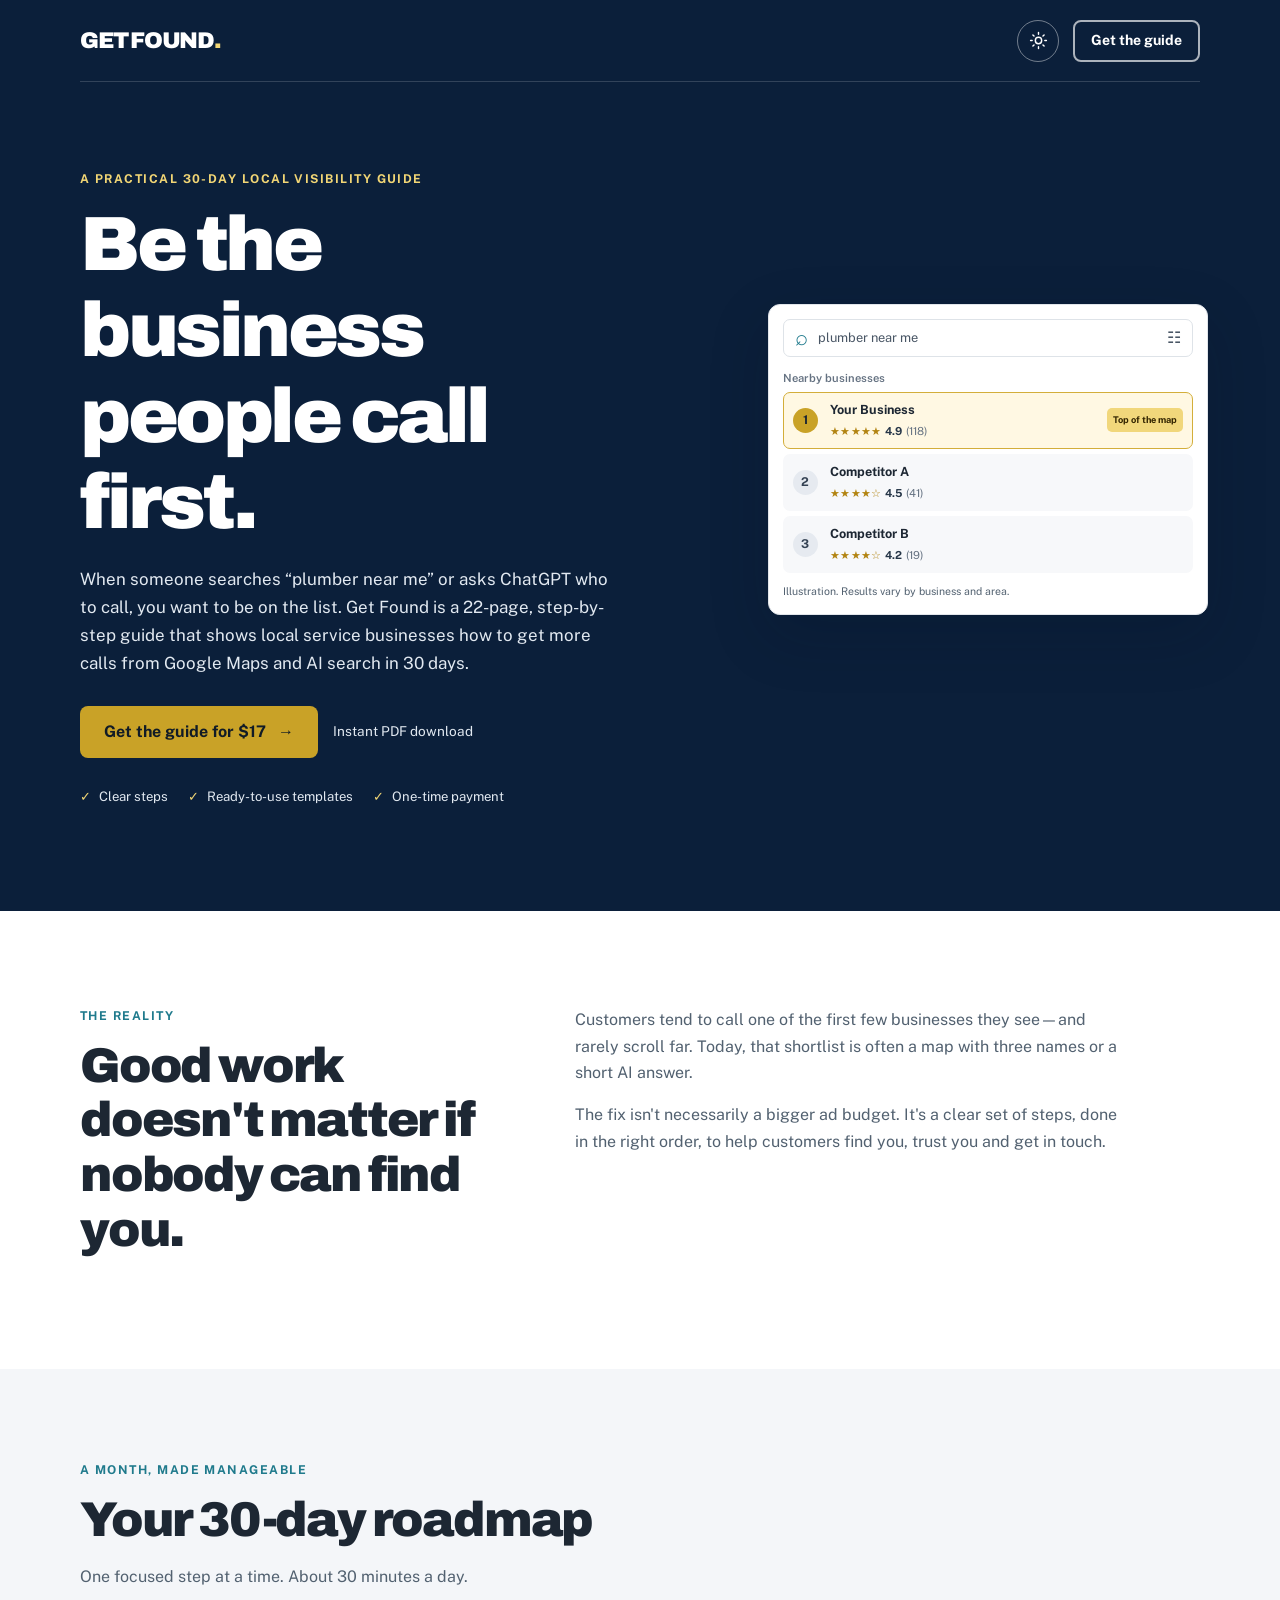
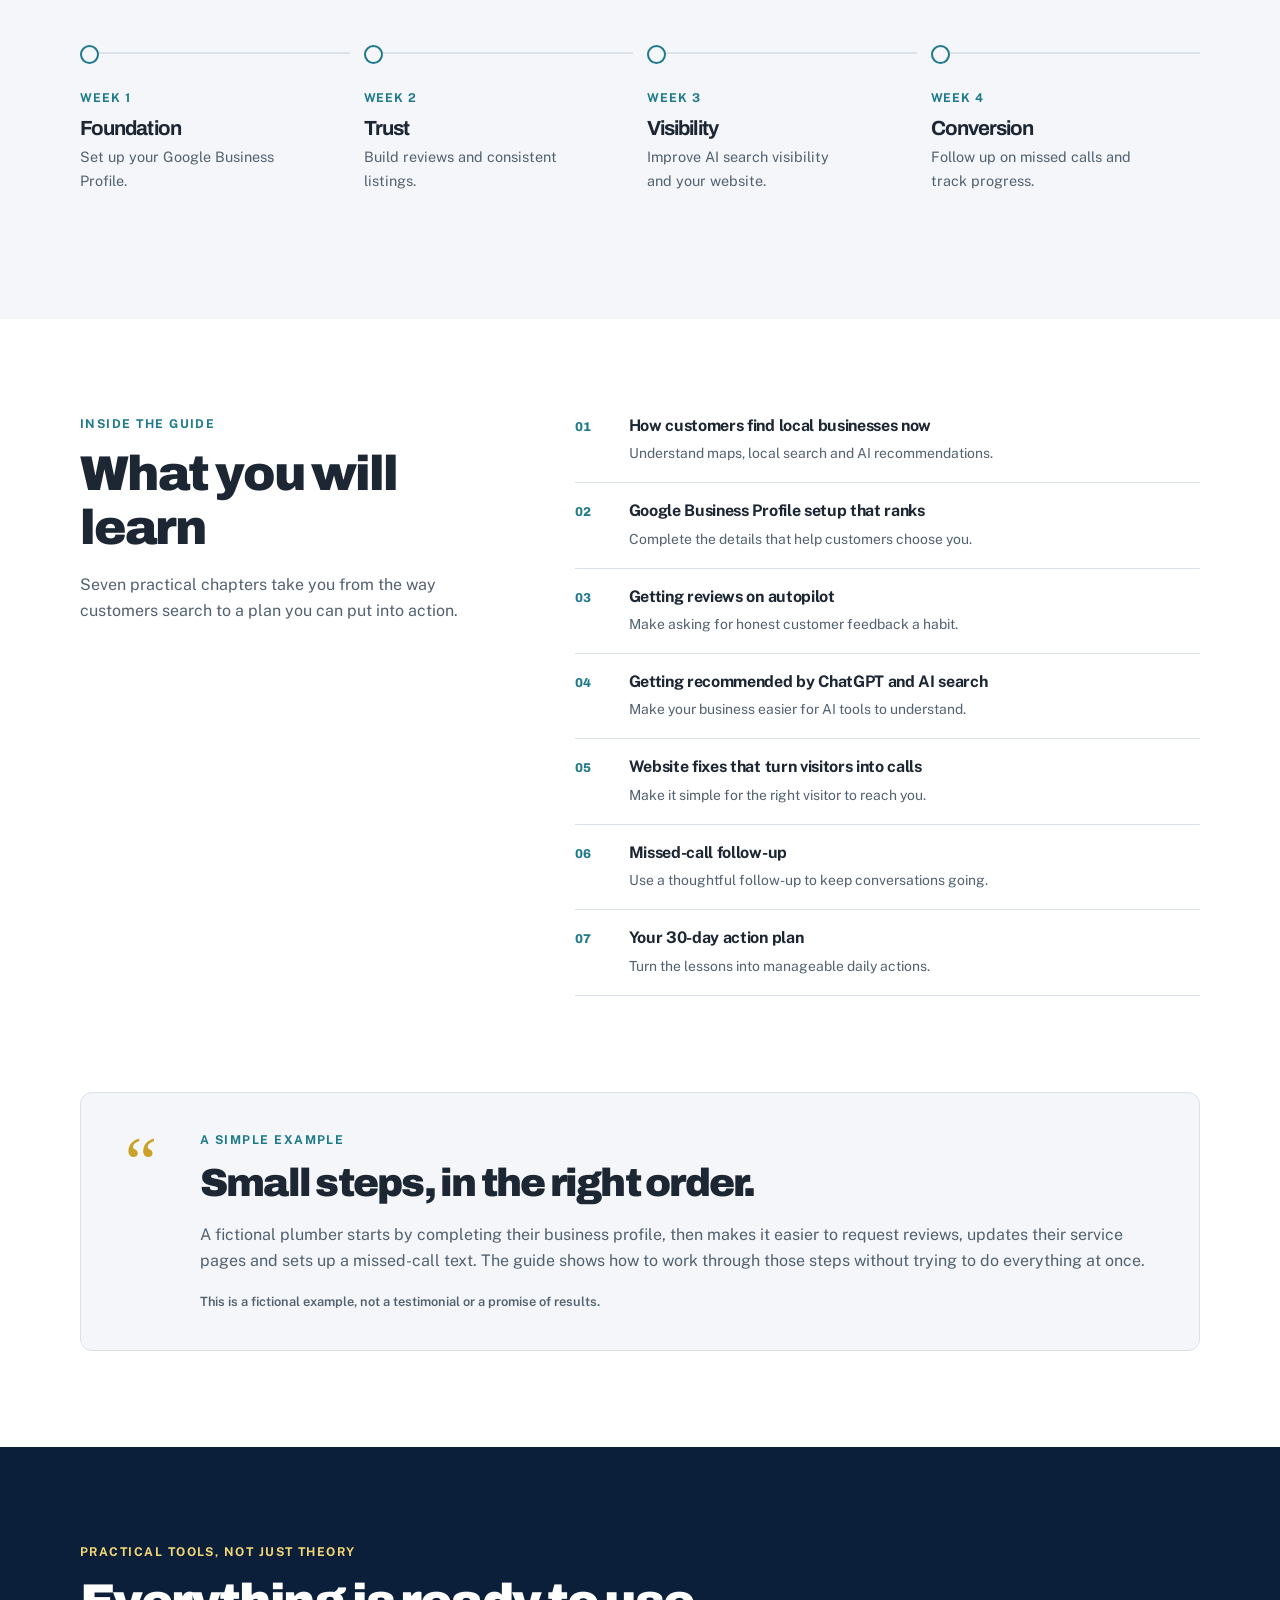
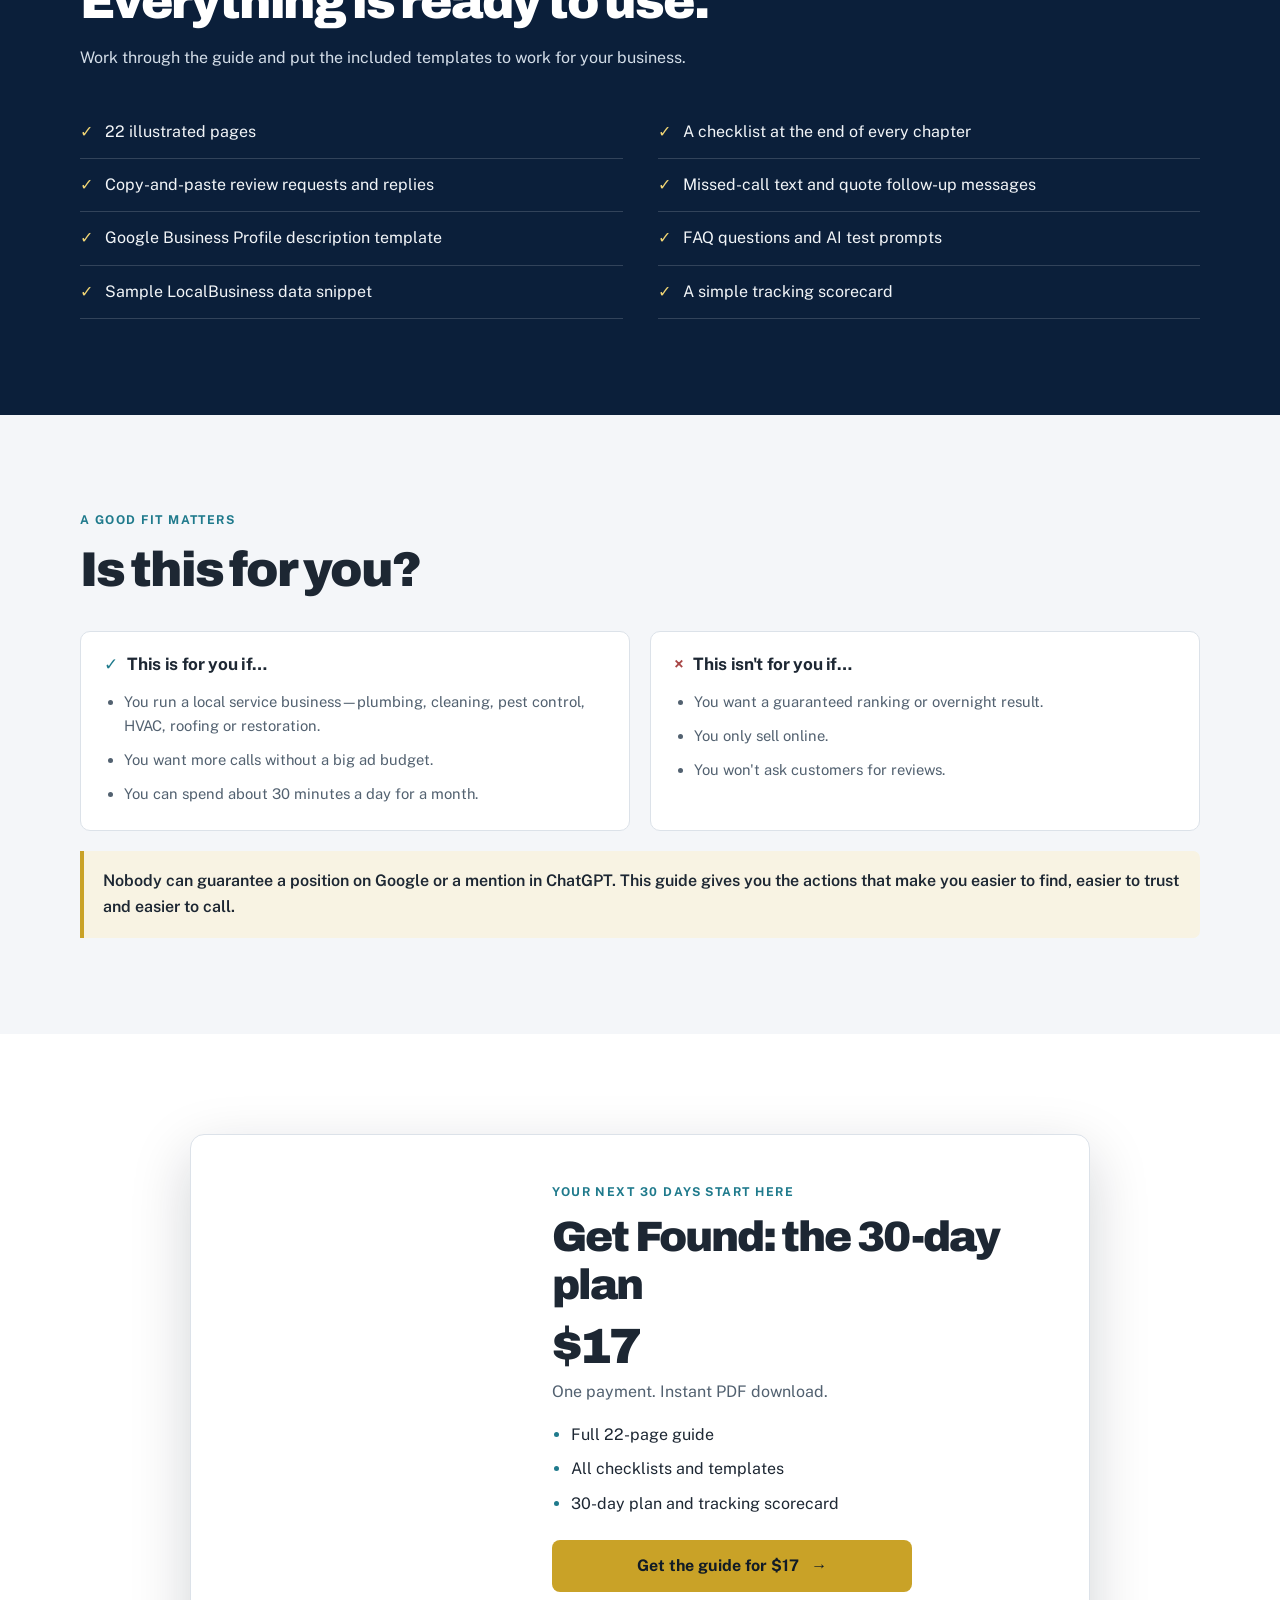
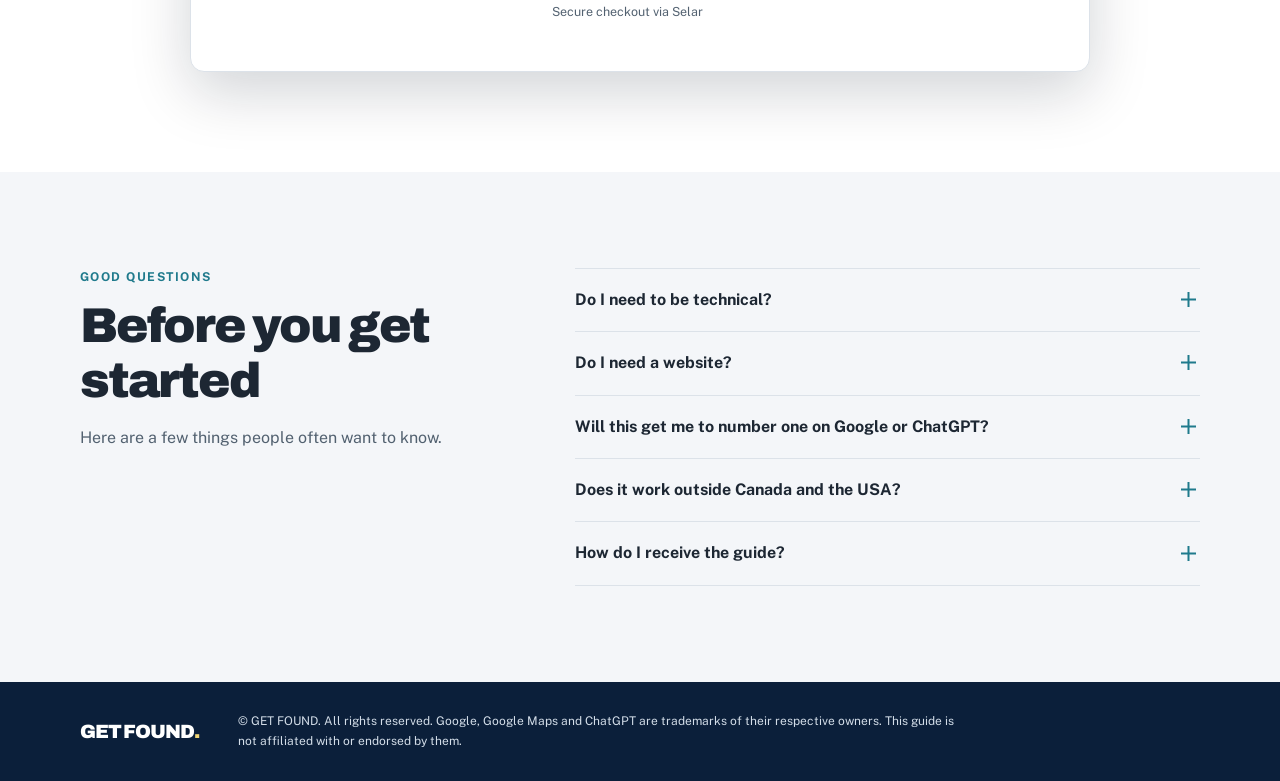
<file: index.html>
<!doctype html>
<html lang="en">
<head>
  <meta charset="utf-8">
  <meta name="viewport" content="width=device-width, initial-scale=1">
  <meta name="description" content="A practical 22-page guide to getting more calls from Google Maps and AI search. Get Found gives local service businesses a clear 30-day plan.">
  <meta name="theme-color" content="#0B1F3A">
  <meta property="og:type" content="website">
  <meta property="og:title" content="Get Found | More local calls in 30 days">
  <meta property="og:description" content="A practical guide to getting more calls from Google Maps and AI search.">
  <meta property="og:image" content="assets/cover.png">
  <title>Get Found: Get More Local Calls in 30 Days | GET FOUND</title>
  <link rel="icon" href="data:image/svg+xml,%3Csvg xmlns='http://www.w3.org/2000/svg' viewBox='0 0 100 100'%3E%3Ctext y='.9em' font-size='88'%3E📍%3C/text%3E%3C/svg%3E">
  <link rel="preconnect" href="https://fonts.googleapis.com">
  <link rel="preconnect" href="https://fonts.gstatic.com" crossorigin>
  <link href="https://fonts.googleapis.com/css2?family=Archivo:wght@800;900&family=Public+Sans:wght@400;500;600;700&display=swap" rel="stylesheet">
  <link rel="stylesheet" href="styles.css">
  <script src="script.js" defer></script>
 <!-- Facebook Pixel Code -->
<script>
!function(f,b,e,v,n,t,s)
{if(f.fbq)return;n=f.fbq=function(){n.callMethod?
n.callMethod.apply(n,arguments):n.queue.push(arguments)};
if(!f._fbq)f._fbq=n;n.push=n;n.loaded=!0;n.version='2.0';
n.queue=[];t=b.createElement(e);t.async=!0;
t.src=v;s=b.getElementsByTagName(e)[0];
s.parentNode.insertBefore(t,s)}(window,document,'script',
'https://connect.facebook.net/en_US/fbevents.js');
 fbq('init', '1279226634322783');
fbq('track', 'PageView');
</script>
<noscript>
 <img height="1" width="1"
src="https://www.facebook.com/tr?id=1279226634322783&ev=PageView
&noscript=1"/>
</noscript>
<!-- End Facebook Pixel Code -->
</head>
<body>
  <noscript><img height="1" width="1" style="display:none"
    src="https://www.facebook.com/tr?id=1146132115043880&ev=PageView&noscript=1"
    alt=""
  ></noscript>
  <a class="skip-link" href="#main">Skip to content</a>
  <header class="hero" id="top">
    <nav class="topbar wrap" aria-label="Main navigation">
      <a class="brand" href="#top" aria-label="GET FOUND home">GET FOUND<span>.</span></a>
      <div class="topbar-actions">
        <button class="theme-toggle" type="button" aria-label="Switch to dark theme" aria-pressed="false">
          <svg class="icon-sun" viewBox="0 0 24 24" aria-hidden="true"><circle cx="12" cy="12" r="4"></circle><path d="M12 2v2m0 16v2M4.93 4.93l1.42 1.42m11.3 11.3 1.42 1.42M2 12h2m16 0h2M4.93 19.07l1.42-1.42m11.3-11.3 1.42-1.42"></path></svg>
          <svg class="icon-moon" viewBox="0 0 24 24" aria-hidden="true"><path d="M20.2 15.1A8.8 8.8 0 0 1 8.9 3.8 8.8 8.8 0 1 0 20.2 15.1Z"></path></svg>
        </button>
        <a class="button button-outline nav-cta" href="#buy">Get the guide</a>
      </div>
    </nav>

    <div class="hero-grid wrap">
      <div class="hero-copy">
        <p class="eyebrow eyebrow-gold">A practical 30-day local visibility guide</p>
        <h1>Be the business people call first.</h1>
        <p class="hero-lede">When someone searches “plumber near me” or asks ChatGPT who to call, you want to be on the list. Get Found is a 22-page, step-by-step guide that shows local service businesses how to get more calls from Google Maps and AI search in 30 days.</p>
        <div class="hero-action">
          <a class="button button-gold" href="https://selar.com/14712unl7j">Get the guide for $17 <span aria-hidden="true">→</span></a>
          <span class="microcopy">Instant PDF download</span>
        </div>
        <div class="hero-proof" aria-label="What you get">
          <span><span class="check" aria-hidden="true">✓</span> Clear steps</span>
          <span><span class="check" aria-hidden="true">✓</span> Ready-to-use templates</span>
          <span><span class="check" aria-hidden="true">✓</span> One-time payment</span>
        </div>
      </div>

      <div class="hero-visual">
        <div class="maps-card" aria-label="Illustration of local map search results">
          <div class="maps-search"><span class="search-icon" aria-hidden="true">⌕</span><span>plumber near me</span><span class="search-tune" aria-hidden="true">☷</span></div>
          <p class="maps-label">Nearby businesses</p>
          <ol class="results-list" aria-label="Illustrative map search results">
            <li class="result result-two" data-result="competitor-a">
              <span class="rank">2</span>
              <span class="result-info"><strong>Competitor A</strong><span>★★★★☆ <b>4.5</b> <span class="review-count">(41)</span></span></span>
            </li>
            <li class="result result-three" data-result="competitor-b">
              <span class="rank">3</span>
              <span class="result-info"><strong>Competitor B</strong><span>★★★★☆ <b>4.2</b> <span class="review-count">(19)</span></span></span>
            </li>
            <li class="result result-featured" data-result="your-business">
              <span class="rank">1</span>
              <span class="result-info"><strong>Your Business</strong><span>★★★★★ <b>4.9</b> <span class="review-count">(118)</span></span></span>
              <span class="top-tag">Top of the map</span>
            </li>
          </ol>
          <p class="illustration-note">Illustration. Results vary by business and area.</p>
        </div>
      </div>
    </div>
  </header>

  <main id="main">
    <section class="section problem-section" aria-labelledby="problem-title">
      <div class="wrap problem-layout">
        <div class="section-intro">
          <p class="eyebrow">The reality</p>
          <h2 id="problem-title">Good work doesn't matter if nobody can find you.</h2>
        </div>
        <div class="problem-copy">
          <p>Customers tend to call one of the first few businesses they see—and rarely scroll far. Today, that shortlist is often a map with three names or a short AI answer.</p>
          <p>The fix isn't necessarily a bigger ad budget. It's a clear set of steps, done in the right order, to help customers find you, trust you and get in touch.</p>
        </div>
      </div>
    </section>

    <section class="section roadmap-section" aria-labelledby="roadmap-title">
      <div class="wrap">
        <div class="section-heading">
          <p class="eyebrow">A month, made manageable</p>
          <h2 id="roadmap-title">Your 30-day roadmap</h2>
          <p>One focused step at a time. About 30 minutes a day.</p>
        </div>
        <ol class="roadmap">
          <li class="roadmap-item">
            <span class="week">Week 1</span>
            <h3>Foundation</h3>
            <p>Set up your Google Business Profile.</p>
          </li>
          <li class="roadmap-item">
            <span class="week">Week 2</span>
            <h3>Trust</h3>
            <p>Build reviews and consistent listings.</p>
          </li>
          <li class="roadmap-item">
            <span class="week">Week 3</span>
            <h3>Visibility</h3>
            <p>Improve AI search visibility and your website.</p>
          </li>
          <li class="roadmap-item">
            <span class="week">Week 4</span>
            <h3>Conversion</h3>
            <p>Follow up on missed calls and track progress.</p>
          </li>
        </ol>
      </div>
    </section>

    <section class="section learn-section" aria-labelledby="learn-title">
      <div class="wrap learn-layout">
        <div class="section-intro learn-intro">
          <p class="eyebrow">Inside the guide</p>
          <h2 id="learn-title">What you will learn</h2>
          <p>Seven practical chapters take you from the way customers search to a plan you can put into action.</p>
        </div>
        <ol class="chapter-list">
          <li><span class="chapter-number">01</span><div><h3>How customers find local businesses now</h3><p>Understand maps, local search and AI recommendations.</p></div></li>
          <li><span class="chapter-number">02</span><div><h3>Google Business Profile setup that ranks</h3><p>Complete the details that help customers choose you.</p></div></li>
          <li><span class="chapter-number">03</span><div><h3>Getting reviews on autopilot</h3><p>Make asking for honest customer feedback a habit.</p></div></li>
          <li><span class="chapter-number">04</span><div><h3>Getting recommended by ChatGPT and AI search</h3><p>Make your business easier for AI tools to understand.</p></div></li>
          <li><span class="chapter-number">05</span><div><h3>Website fixes that turn visitors into calls</h3><p>Make it simple for the right visitor to reach you.</p></div></li>
          <li><span class="chapter-number">06</span><div><h3>Missed-call follow-up</h3><p>Use a thoughtful follow-up to keep conversations going.</p></div></li>
          <li><span class="chapter-number">07</span><div><h3>Your 30-day action plan</h3><p>Turn the lessons into manageable daily actions.</p></div></li>
        </ol>
      </div>
    </section>

    <section class="section example-section" aria-labelledby="example-title">
      <div class="wrap example-card">
        <div class="example-mark" aria-hidden="true">“</div>
        <div>
          <p class="eyebrow">A simple example</p>
          <h2 id="example-title">Small steps, in the right order.</h2>
          <p>A fictional plumber starts by completing their business profile, then makes it easier to request reviews, updates their service pages and sets up a missed-call text. The guide shows how to work through those steps without trying to do everything at once.</p>
          <p class="example-disclaimer">This is a fictional example, not a testimonial or a promise of results.</p>
        </div>
      </div>
    </section>

    <section class="section ready-section" aria-labelledby="ready-title">
      <div class="wrap">
        <div class="section-heading section-heading-light">
          <p class="eyebrow eyebrow-gold">Practical tools, not just theory</p>
          <h2 id="ready-title">Everything is ready to use.</h2>
          <p>Work through the guide and put the included templates to work for your business.</p>
        </div>
        <ul class="ready-list">
          <li><span class="ready-check" aria-hidden="true">✓</span><span>22 illustrated pages</span></li>
          <li><span class="ready-check" aria-hidden="true">✓</span><span>A checklist at the end of every chapter</span></li>
          <li><span class="ready-check" aria-hidden="true">✓</span><span>Copy-and-paste review requests and replies</span></li>
          <li><span class="ready-check" aria-hidden="true">✓</span><span>Missed-call text and quote follow-up messages</span></li>
          <li><span class="ready-check" aria-hidden="true">✓</span><span>Google Business Profile description template</span></li>
          <li><span class="ready-check" aria-hidden="true">✓</span><span>FAQ questions and AI test prompts</span></li>
          <li><span class="ready-check" aria-hidden="true">✓</span><span>Sample LocalBusiness data snippet</span></li>
          <li><span class="ready-check" aria-hidden="true">✓</span><span>A simple tracking scorecard</span></li>
        </ul>
      </div>
    </section>

    <section class="section fit-section" aria-labelledby="fit-title">
      <div class="wrap">
        <div class="section-heading">
          <p class="eyebrow">A good fit matters</p>
          <h2 id="fit-title">Is this for you?</h2>
        </div>
        <div class="fit-grid">
          <article class="fit-card fit-yes">
            <h3><span aria-hidden="true">✓</span> This is for you if…</h3>
            <ul>
              <li>You run a local service business—plumbing, cleaning, pest control, HVAC, roofing or restoration.</li>
              <li>You want more calls without a big ad budget.</li>
              <li>You can spend about 30 minutes a day for a month.</li>
            </ul>
          </article>
          <article class="fit-card fit-no">
            <h3><span aria-hidden="true">×</span> This isn't for you if…</h3>
            <ul>
              <li>You want a guaranteed ranking or overnight result.</li>
              <li>You only sell online.</li>
              <li>You won't ask customers for reviews.</li>
            </ul>
          </article>
        </div>
        <p class="guarantee-note">Nobody can guarantee a position on Google or a mention in ChatGPT. This guide gives you the actions that make you easier to find, easier to trust and easier to call.</p>
      </div>
    </section>

    <section class="section offer-section" id="buy" aria-labelledby="offer-title">
      <div class="wrap offer-card">
        <div class="offer-cover-wrap">

        </div>
        <div class="offer-content">
          <p class="eyebrow">Your next 30 days start here</p>
          <h2 id="offer-title">Get Found: the 30-day plan</h2>
          <p class="offer-price">$17</p>
          <p class="offer-subtitle">One payment. Instant PDF download.</p>
          <ul class="offer-list">
            <li>Full 22-page guide</li>
            <li>All checklists and templates</li>
            <li>30-day plan and tracking scorecard</li>
          </ul>
          <a class="button button-gold offer-button" href="https://selar.com/14712unl7j" target="_blank" rel="noopener">Get the guide for $17 <span aria-hidden="true">→</span></a>
          <p class="secure-note">Secure checkout via Selar</p>
        </div>
      </div>
    </section>

    <section class="section faq-section" aria-labelledby="faq-title">
      <div class="wrap faq-layout">
        <div class="section-intro">
          <p class="eyebrow">Good questions</p>
          <h2 id="faq-title">Before you get started</h2>
          <p>Here are a few things people often want to know.</p>
        </div>
        <div class="faq-list">
          <details>
            <summary>Do I need to be technical?<span class="faq-plus" aria-hidden="true"></span></summary>
            <p>No. The guide uses plain language and includes one small data snippet your web developer can add in minutes.</p>
          </details>
          <details>
            <summary>Do I need a website?<span class="faq-plus" aria-hidden="true"></span></summary>
            <p>A website helps. If you don't have one, the guide explains a simple five-page site to get started.</p>
          </details>
          <details>
            <summary>Will this get me to number one on Google or ChatGPT?<span class="faq-plus" aria-hidden="true"></span></summary>
            <p>No one can promise that. The guide shows practical actions and how to track results over time.</p>
          </details>
          <details>
            <summary>Does it work outside Canada and the USA?<span class="faq-plus" aria-hidden="true"></span></summary>
            <p>The core steps work in any country. Some examples refer to Canada and the USA.</p>
          </details>
          <details>
            <summary>How do I receive the guide?<span class="faq-plus" aria-hidden="true"></span></summary>
            <p>You'll get a PDF download right after payment.</p>
          </details>
        </div>
      </div>
    </section>
  </main>

  <footer class="footer">
    <div class="wrap footer-inner">
      <a class="brand footer-brand" href="#top">GET FOUND<span>.</span></a>
      <p>© GET FOUND. All rights reserved. Google, Google Maps and ChatGPT are trademarks of their respective owners. This guide is not affiliated with or endorsed by them.</p>
    </div>
  </footer>

  <div class="mobile-cta" aria-hidden="true">
    <a class="button button-gold" href="#buy" tabindex="-1">Get the guide for $27 <span aria-hidden="true">→</span></a>
  </div>
</body>
</html>
</file>
<file: styles.css>
:root {
  color-scheme: light;
  --navy: #0B1F3A;
  --gold: #C9A227;
  --white: #FFFFFF;
  --light-grey: #F4F6F9;
  --teal: #1F7A8C;
  --text: #1D2733;
  --muted: #526170;
  --surface: #FFFFFF;
  --surface-soft: #F4F6F9;
  --border: #DCE2E9;
  --gold-on-dark: #F2D675;
  --shadow: 0 20px 60px rgba(4, 17, 34, 0.18);
  font-family: "Public Sans", Arial, sans-serif;
  font-synthesis: none;
  text-rendering: optimizeLegibility;
}

@media (prefers-color-scheme: dark) {
  :root:not([data-theme="light"]) {
    color-scheme: dark;
    --text: #E8EEF4;
    --muted: #B5C1CF;
    --surface: #15263A;
    --surface-soft: #101E30;
    --border: #34475D;
    --white: #0E1B2B;
    --light-grey: #101E30;
    --teal: #65C8D5;
    --gold-on-dark: #F2D675;
    --shadow: 0 20px 60px rgba(0, 0, 0, 0.36);
  }
}

:root[data-theme="dark"] {
  color-scheme: dark;
  --text: #E8EEF4;
  --muted: #B5C1CF;
  --surface: #15263A;
  --surface-soft: #101E30;
  --border: #34475D;
  --white: #0E1B2B;
  --light-grey: #101E30;
  --teal: #65C8D5;
  --gold-on-dark: #F2D675;
  --shadow: 0 20px 60px rgba(0, 0, 0, 0.36);
}

:root[data-theme="light"] {
  color-scheme: light;
}

* { box-sizing: border-box; }

html {
  scroll-behavior: smooth;
  scroll-padding-top: 1.5rem;
}

body {
  margin: 0;
  background: var(--surface);
  color: var(--text);
  font-size: 1rem;
  line-height: 1.65;
  -webkit-font-smoothing: antialiased;
}

img { display: block; max-width: 100%; }
a { color: inherit; }
button, a { -webkit-tap-highlight-color: transparent; }

:focus-visible {
  outline: 3px solid var(--teal);
  outline-offset: 4px;
}

.hero :focus-visible,
.ready-section :focus-visible,
.footer :focus-visible {
  outline-color: var(--gold-on-dark);
}

.wrap {
  width: min(1120px, calc(100% - 40px));
  margin-inline: auto;
}

.skip-link {
  position: absolute;
  z-index: 20;
  top: 8px;
  left: 8px;
  padding: 10px 14px;
  transform: translateY(-150%);
  border-radius: 6px;
  background: var(--white);
  color: var(--navy);
  font-weight: 700;
}

.skip-link:focus { transform: translateY(0); }

.hero {
  overflow: hidden;
  background: var(--navy);
  color: #FFFFFF;
}

.topbar {
  min-height: 82px;
  display: flex;
  align-items: center;
  justify-content: space-between;
  gap: 20px;
  border-bottom: 1px solid rgba(255, 255, 255, 0.16);
}

.brand {
  color: #FFFFFF;
  font-family: "Archivo", sans-serif;
  font-size: 1.42rem;
  font-weight: 900;
  letter-spacing: -0.055em;
  text-decoration: none;
}

.brand span { color: var(--gold-on-dark); }
.topbar-actions { display: flex; align-items: center; gap: 14px; }

.theme-toggle {
  width: 42px;
  height: 42px;
  display: grid;
  place-items: center;
  padding: 0;
  border: 1px solid rgba(255, 255, 255, 0.42);
  border-radius: 50%;
  background: transparent;
  color: #FFFFFF;
  cursor: pointer;
}

.theme-toggle svg {
  width: 19px;
  height: 19px;
  fill: none;
  stroke: currentColor;
  stroke-linecap: round;
  stroke-linejoin: round;
  stroke-width: 1.8;
}

.icon-moon, [data-theme="dark"] .icon-sun { display: none; }
.icon-sun, [data-theme="dark"] .icon-moon { display: block; }
.button {
  min-height: 52px;
  display: inline-flex;
  align-items: center;
  justify-content: center;
  gap: 12px;
  padding: 13px 22px;
  border: 2px solid transparent;
  border-radius: 8px;
  font-weight: 700;
  line-height: 1.25;
  text-align: center;
  text-decoration: none;
  transition: background-color 160ms ease, transform 160ms ease, border-color 160ms ease;
}

.button:hover { transform: translateY(-2px); }
.button-gold { background: var(--gold); color: #111B26; }
.button-gold:hover { background: #E0B82D; }
.button-outline { border-color: rgba(255, 255, 255, 0.66); color: #FFFFFF; }
.button-outline:hover { background: rgba(255, 255, 255, 0.1); }
.nav-cta { min-height: 42px; padding: 9px 16px; font-size: 0.88rem; }

.hero-grid {
  display: grid;
  gap: 44px;
  align-items: center;
  padding-block: 60px 68px;
}

.hero-copy { max-width: 610px; }
.eyebrow {
  margin: 0 0 14px;
  color: var(--teal);
  font-size: 0.76rem;
  font-weight: 700;
  letter-spacing: 0.12em;
  line-height: 1.45;
  text-transform: uppercase;
}

.eyebrow-gold { color: var(--gold-on-dark); }
h1, h2, h3, p { margin-top: 0; }
h1, h2, h3 {
  font-family: "Archivo", "Public Sans", sans-serif;
  letter-spacing: -0.045em;
  line-height: 1.12;
}

h1 {
  max-width: 670px;
  margin-bottom: 20px;
  font-size: clamp(2.7rem, 11vw, 4.8rem);
  font-weight: 900;
}

.hero-lede {
  max-width: 600px;
  margin-bottom: 28px;
  color: #E2E9F1;
  font-size: 1.06rem;
}

.hero-action { display: flex; flex-wrap: wrap; align-items: center; gap: 15px; }
.microcopy { color: #E2E9F1; font-size: 0.85rem; }
.hero-proof { display: flex; flex-wrap: wrap; gap: 12px 20px; margin-top: 28px; color: #E2E9F1; font-size: 0.82rem; }
.check { margin-right: 5px; color: var(--gold-on-dark); font-weight: 700; }

.hero-visual {
  position: relative;
  width: min(100%, 520px);
  justify-self: center;
  padding: 0 0 32px 16px;
}

.hero-cover {
  width: min(77%, 345px);
  margin: 0 auto 0 12%;
  border-radius: 5px;
  box-shadow: var(--shadow);
}

.maps-card {
  position: relative;
  width: min(100%, 440px);
  margin: -32px 0 0 auto;
  padding: 14px;
  border: 1px solid #E1E5EA;
  border-radius: 12px;
  background: #FFFFFF;
  box-shadow: var(--shadow);
  color: #1D2733;
}

.maps-search {
  display: flex;
  align-items: center;
  gap: 10px;
  min-height: 38px;
  padding: 0 11px;
  border: 1px solid #DEE3E8;
  border-radius: 7px;
  color: #495665;
  font-size: 0.8rem;
}

.search-icon { color: var(--teal); font-size: 1.35rem; line-height: 1; }
.search-tune { margin-left: auto; font-size: 1rem; }
.maps-label { margin: 12px 0 4px; color: #647181; font-size: 0.7rem; font-weight: 600; }
.results-list { display: grid; gap: 5px; margin: 0; padding: 0; list-style: none; }

.result {
  display: grid;
  grid-template-columns: 28px minmax(0, 1fr) auto;
  align-items: center;
  gap: 9px;
  min-height: 56px;
  padding: 7px 9px;
  border: 1px solid transparent;
  border-radius: 7px;
  background: #F7F8FA;
}

.rank {
  width: 25px;
  height: 25px;
  display: grid;
  place-items: center;
  border-radius: 50%;
  background: #E6EAF0;
  color: #344253;
  font-size: 0.76rem;
  font-weight: 700;
}

.result-info { min-width: 0; display: grid; gap: 2px; font-size: 0.69rem; }
.result-info strong { overflow: hidden; color: #1D2733; font-size: 0.79rem; text-overflow: ellipsis; white-space: nowrap; }
.result-info > span { color: #B28412; letter-spacing: 0.035em; white-space: nowrap; }
.result-info b { color: #263648; letter-spacing: 0; }
.review-count { color: #647181; letter-spacing: 0; }

.result-featured {
  background: #FFF8E3;
  border-color: #D3AE3A;
}

.result-featured .rank { background: var(--gold); color: #142033; }
.top-tag { padding: 4px 6px; border-radius: 5px; background: #F1D77B; color: #332500; font-size: 0.58rem; font-weight: 700; white-space: nowrap; }
.illustration-note { margin: 10px 0 0; color: #526170; font-size: 0.66rem; }
.result-moving { will-change: transform; }

.section { padding-block: 76px; }
.problem-section { background: var(--surface); }
.problem-layout, .learn-layout, .faq-layout { display: grid; gap: 25px; }
.section-intro { max-width: 480px; }
.section h2 { margin-bottom: 16px; font-size: clamp(2rem, 7vw, 3.05rem); font-weight: 900; }
.section-intro > p:last-child, .section-heading > p:last-child { margin-bottom: 0; color: var(--muted); }
.problem-copy { max-width: 550px; color: var(--muted); }
.problem-copy p:last-child { margin-bottom: 0; }

.roadmap-section { background: var(--surface-soft); }
.section-heading { max-width: 650px; margin-bottom: 34px; }
.roadmap {
  position: relative;
  display: grid;
  gap: 28px;
  margin: 0;
  padding: 0;
  list-style: none;
}

.roadmap-item {
  position: relative;
  min-height: 112px;
  padding: 0 0 0 30px;
  border-left: 2px solid var(--border);
}

.roadmap-item::before {
  position: absolute;
  top: 1px;
  left: -9px;
  width: 15px;
  height: 15px;
  border: 2px solid var(--teal);
  border-radius: 50%;
  background: var(--surface-soft);
  content: "";
}

.week { color: var(--teal); font-size: 0.76rem; font-weight: 700; letter-spacing: 0.08em; text-transform: uppercase; }
.roadmap-item h3 { margin: 7px 0 5px; font-size: 1.28rem; }
.roadmap-item p { max-width: 230px; margin-bottom: 0; color: var(--muted); font-size: 0.9rem; }

.learn-section { background: var(--surface); }
.learn-intro > p:last-child { max-width: 390px; }
.chapter-list { display: grid; gap: 0; margin: 0; padding: 0; list-style: none; }
.chapter-list li { display: grid; grid-template-columns: 42px 1fr; gap: 12px; padding: 17px 0; border-bottom: 1px solid var(--border); }
.chapter-list li:first-child { padding-top: 0; }
.chapter-number { padding-top: 2px; color: var(--teal); font-family: "Archivo", sans-serif; font-size: 0.8rem; font-weight: 800; }
.chapter-list h3 { margin: 0 0 5px; font-family: "Public Sans", sans-serif; font-size: 1rem; font-weight: 700; letter-spacing: -0.02em; line-height: 1.4; }
.chapter-list p { margin: 0; color: var(--muted); font-size: 0.87rem; }

.example-section { padding-top: 0; background: var(--surface); }
.example-card { display: grid; grid-template-columns: 44px 1fr; gap: 15px; padding: 28px; border: 1px solid var(--border); border-radius: 12px; background: var(--surface-soft); }
.example-mark { color: var(--gold); font-family: Georgia, serif; font-size: 4.5rem; line-height: 0.9; }
.example-card h2 { font-size: clamp(1.7rem, 6vw, 2.45rem); }
.example-card > div:last-child > p:not(.eyebrow, .example-disclaimer) { color: var(--muted); }
.example-disclaimer { margin: 15px 0 0; color: var(--muted); font-size: 0.8rem; font-weight: 600; }

.ready-section, .footer { background: var(--navy); color: #FFFFFF; }
.section-heading-light > p:last-child { color: #D3DDE8; }
.ready-list { display: grid; grid-template-columns: 1fr; gap: 0 35px; margin: 0; padding: 0; list-style: none; }
.ready-list li { display: flex; align-items: flex-start; gap: 12px; padding: 13px 0; border-bottom: 1px solid rgba(255, 255, 255, 0.16); color: #F2F5F8; }
.ready-check { flex: 0 0 auto; color: var(--gold-on-dark); font-weight: 700; }

.fit-section { background: var(--surface-soft); }
.fit-grid { display: grid; gap: 16px; }
.fit-card { padding: 23px; border: 1px solid var(--border); border-radius: 10px; background: var(--surface); }
.fit-card h3 { margin-bottom: 15px; font-family: "Public Sans", sans-serif; font-size: 1.07rem; font-weight: 700; letter-spacing: -0.02em; }
.fit-card h3 span { margin-right: 6px; color: var(--teal); }
.fit-no h3 span { color: #A84747; }
.fit-card ul { display: grid; gap: 10px; margin: 0; padding-left: 20px; color: var(--muted); font-size: 0.92rem; }
.guarantee-note { margin: 20px 0 0; padding: 17px 19px; border-left: 4px solid var(--gold); border-radius: 0 7px 7px 0; background: color-mix(in srgb, var(--gold) 13%, var(--surface)); color: var(--text); font-weight: 600; }

.offer-section { scroll-margin-top: 20px; background: var(--surface); }
.offer-card { display: grid; gap: 30px; align-items: center; max-width: 900px; padding: 28px; border: 1px solid var(--border); border-radius: 14px; background: var(--surface); box-shadow: var(--shadow); }
.offer-cover-wrap { width: min(190px, 60%); justify-self: center; }
.offer-cover { border-radius: 4px; box-shadow: 0 12px 32px rgba(4, 17, 34, 0.2); }
.offer-content h2 { max-width: 460px; margin-bottom: 9px; font-size: clamp(1.8rem, 7vw, 2.65rem); }
.offer-price { margin: 10px 0 0; font-family: "Archivo", sans-serif; font-size: 3.1rem; font-weight: 900; letter-spacing: -0.06em; line-height: 1.1; }
.offer-subtitle { margin: 5px 0 17px; color: var(--muted); }
.offer-list { display: grid; gap: 8px; margin: 0 0 23px; padding-left: 19px; color: var(--text); }
.offer-list li::marker { color: var(--teal); }
.offer-button { width: 100%; max-width: 360px; }
.secure-note { margin: 10px 0 0; color: var(--muted); font-size: 0.78rem; }

.faq-section { background: var(--surface-soft); }
.faq-list { border-top: 1px solid var(--border); }
.faq-list details { border-bottom: 1px solid var(--border); }
.faq-list summary { position: relative; padding: 18px 34px 18px 0; color: var(--text); font-weight: 700; cursor: pointer; list-style: none; }
.faq-list summary::-webkit-details-marker { display: none; }
.faq-plus { position: absolute; top: 50%; right: 3px; width: 17px; height: 17px; transform: translateY(-50%); }
.faq-plus::before, .faq-plus::after { position: absolute; top: 7px; left: 1px; width: 15px; height: 2px; background: var(--teal); content: ""; }
.faq-plus::after { transform: rotate(90deg); transition: transform 160ms ease; }
details[open] .faq-plus::after { transform: rotate(0); }
.faq-list details p { max-width: 630px; margin: -3px 30px 18px 0; color: var(--muted); }

.footer { padding-block: 30px; }
.footer-inner { display: grid; gap: 12px; align-items: center; }
.footer-brand { font-size: 1.2rem; }
.footer-inner p { max-width: 720px; margin: 0; color: #D3DDE8; font-size: 0.75rem; }

.mobile-cta { display: none; }

@media (min-width: 700px) {
  .wrap { width: min(1120px, calc(100% - 64px)); }
  .hero-grid { grid-template-columns: 1.02fr 0.98fr; gap: 28px; padding-block: 78px 92px; }
  .hero-visual { padding-left: 0; }
  .hero-cover { width: 75%; }
  .maps-card { margin-top: -26px; }
  .problem-layout, .learn-layout, .faq-layout { grid-template-columns: 0.82fr 1.18fr; gap: 60px; align-items: start; }
  .roadmap { grid-template-columns: repeat(4, 1fr); gap: 14px; padding-top: 28px; }
  .roadmap-item { min-height: 175px; padding: 30px 14px 0 0; border-top: 2px solid var(--border); border-left: 0; }
  .roadmap-item::before { top: -9px; left: 0; }
  .roadmap-item p { max-width: 200px; }
  .example-card { grid-template-columns: 60px 1fr; padding: 38px 44px; }
  .ready-list { grid-template-columns: 1fr 1fr; }
  .fit-grid { grid-template-columns: 1fr 1fr; gap: 20px; }
  .offer-card { grid-template-columns: 0.7fr 1.3fr; gap: 50px; padding: 48px; }
  .offer-cover-wrap { width: min(240px, 100%); }
  .footer-inner { grid-template-columns: auto 1fr; gap: 40px; }
}

@media (min-width: 1000px) {
  .hero-grid { gap: 58px; padding-block: 88px 104px; }
  .hero-visual { transform: translateX(8px); }
  .section { padding-block: 96px; }
  .example-section { padding-top: 0; }
  .roadmap-section { padding-block: 92px; }
  .offer-section { padding-block: 100px; }
}

@media (max-width: 699px) {
  body { padding-bottom: env(safe-area-inset-bottom); }
  .mobile-cta {
    position: fixed;
    z-index: 10;
    right: 0;
    bottom: 0;
    left: 0;
    display: flex;
    justify-content: center;
    padding: 11px 20px calc(11px + env(safe-area-inset-bottom));
    transform: translateY(120%);
    border-top: 1px solid var(--border);
    background: var(--surface);
    transition: transform 200ms ease;
  }
  .mobile-cta.is-visible { transform: translateY(0); }
  .mobile-cta .button { width: min(100%, 440px); min-height: 48px; }
  .hero-proof { gap: 8px 14px; }
  .example-card { padding: 23px 20px; }
  .result { grid-template-columns: 27px minmax(0, 1fr) auto; gap: 7px; padding-inline: 7px; }
  .top-tag { font-size: 0.53rem; }
}

@media (prefers-reduced-motion: reduce) {
  *, *::before, *::after {
    scroll-behavior: auto !important;
    animation-duration: 0.01ms !important;
    animation-iteration-count: 1 !important;
    transition-duration: 0.01ms !important;
  }
}
</file>
